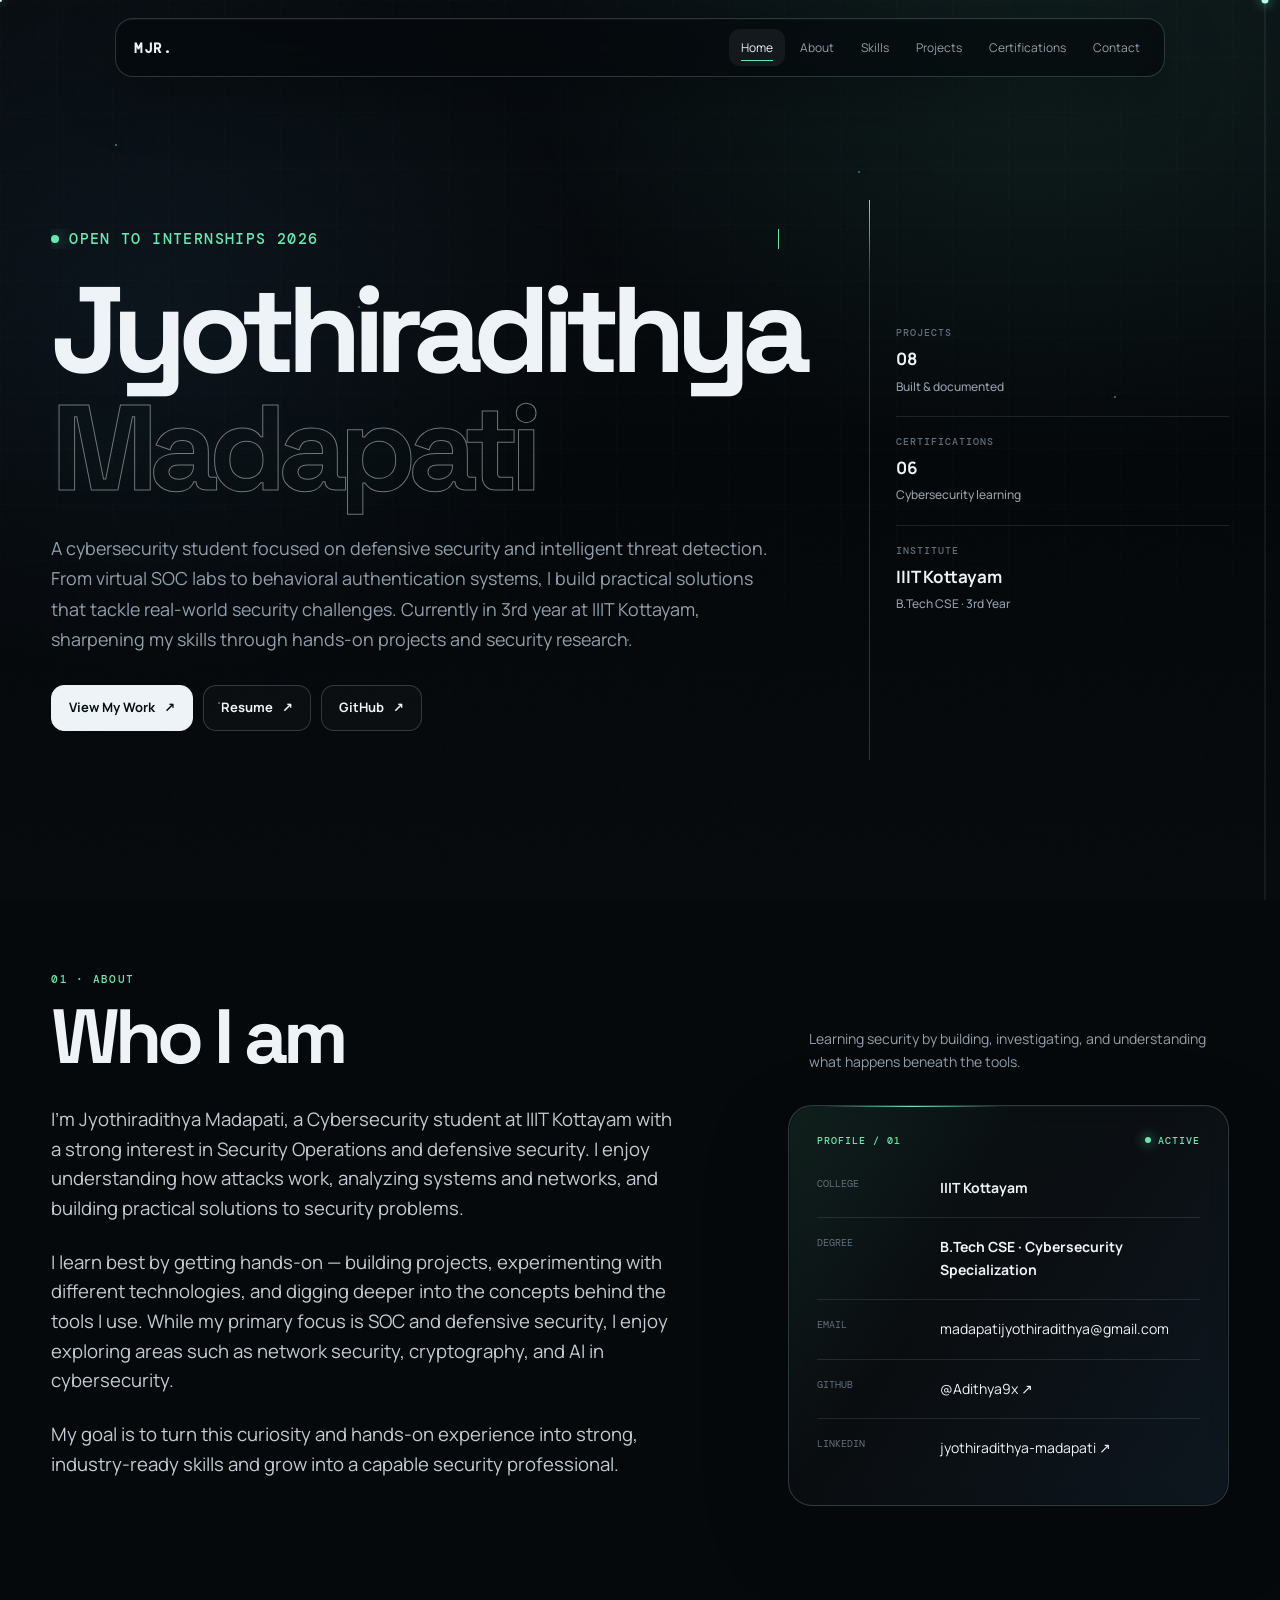
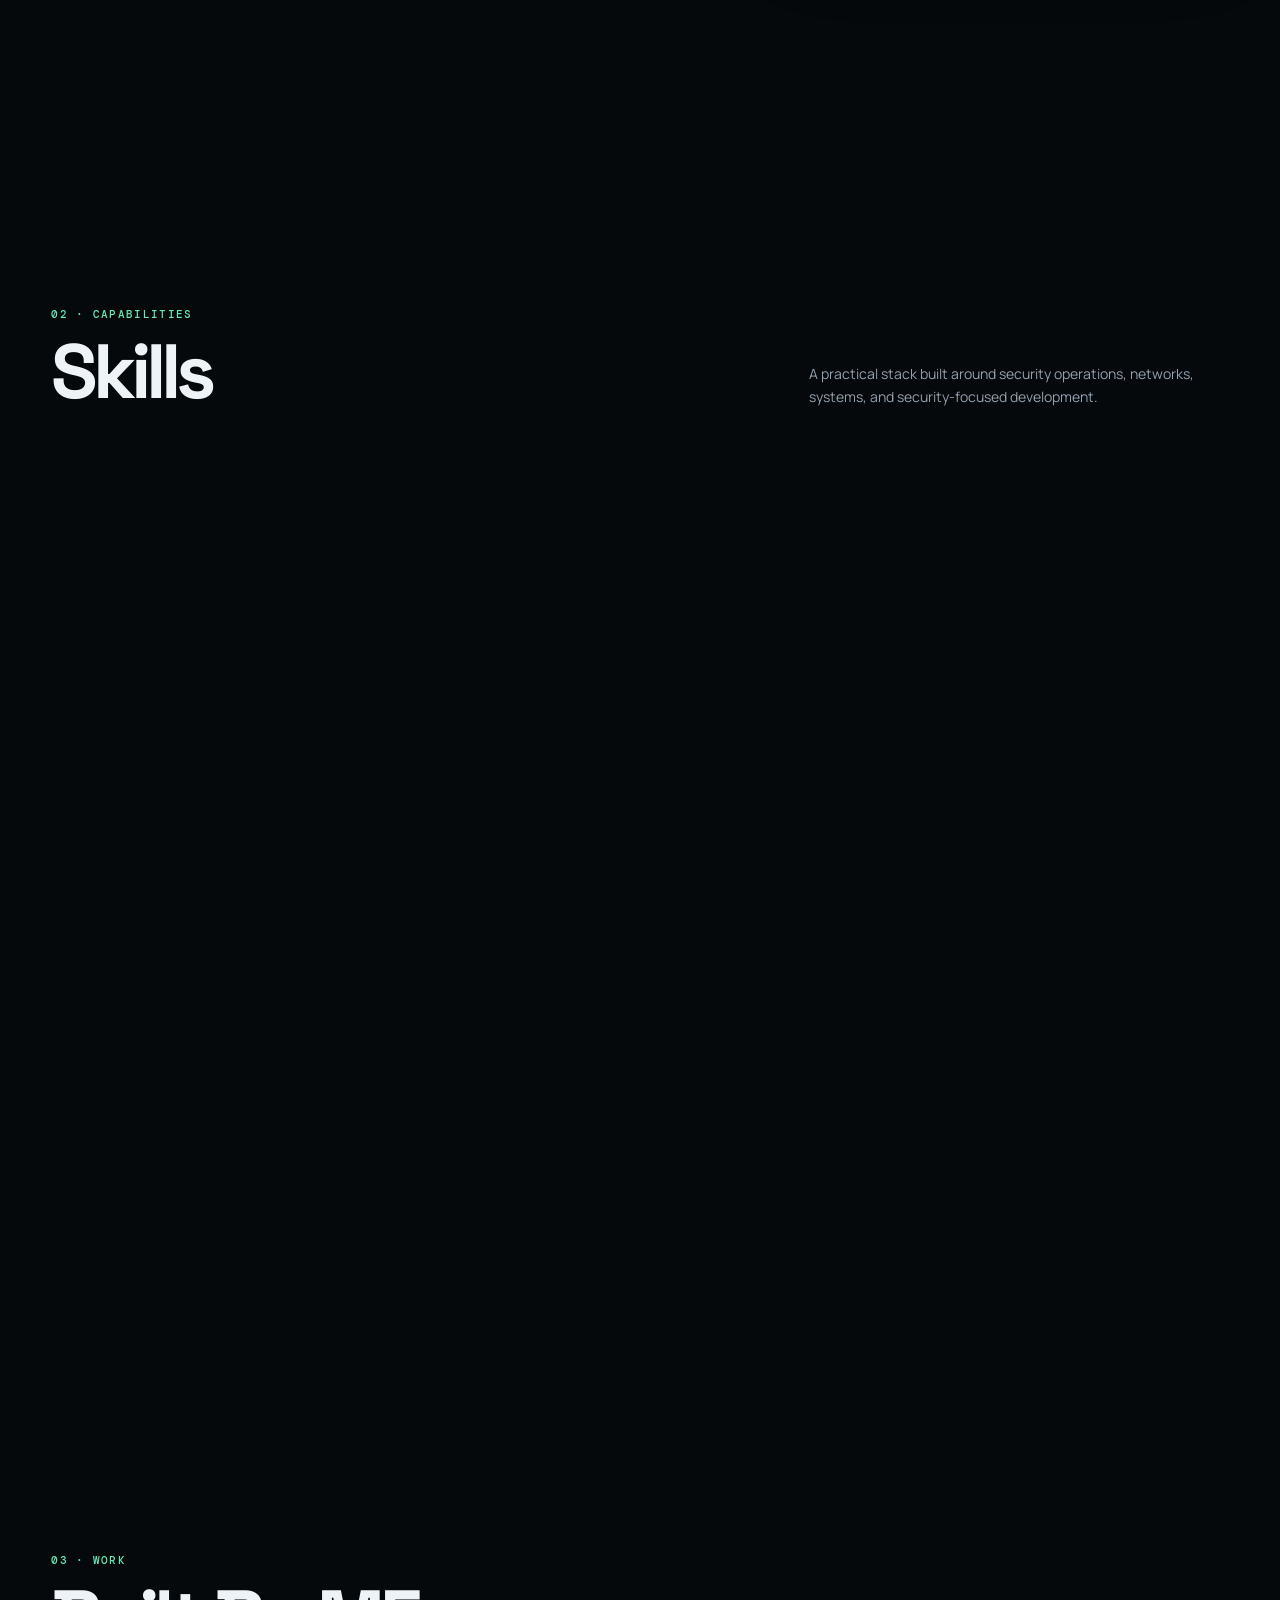
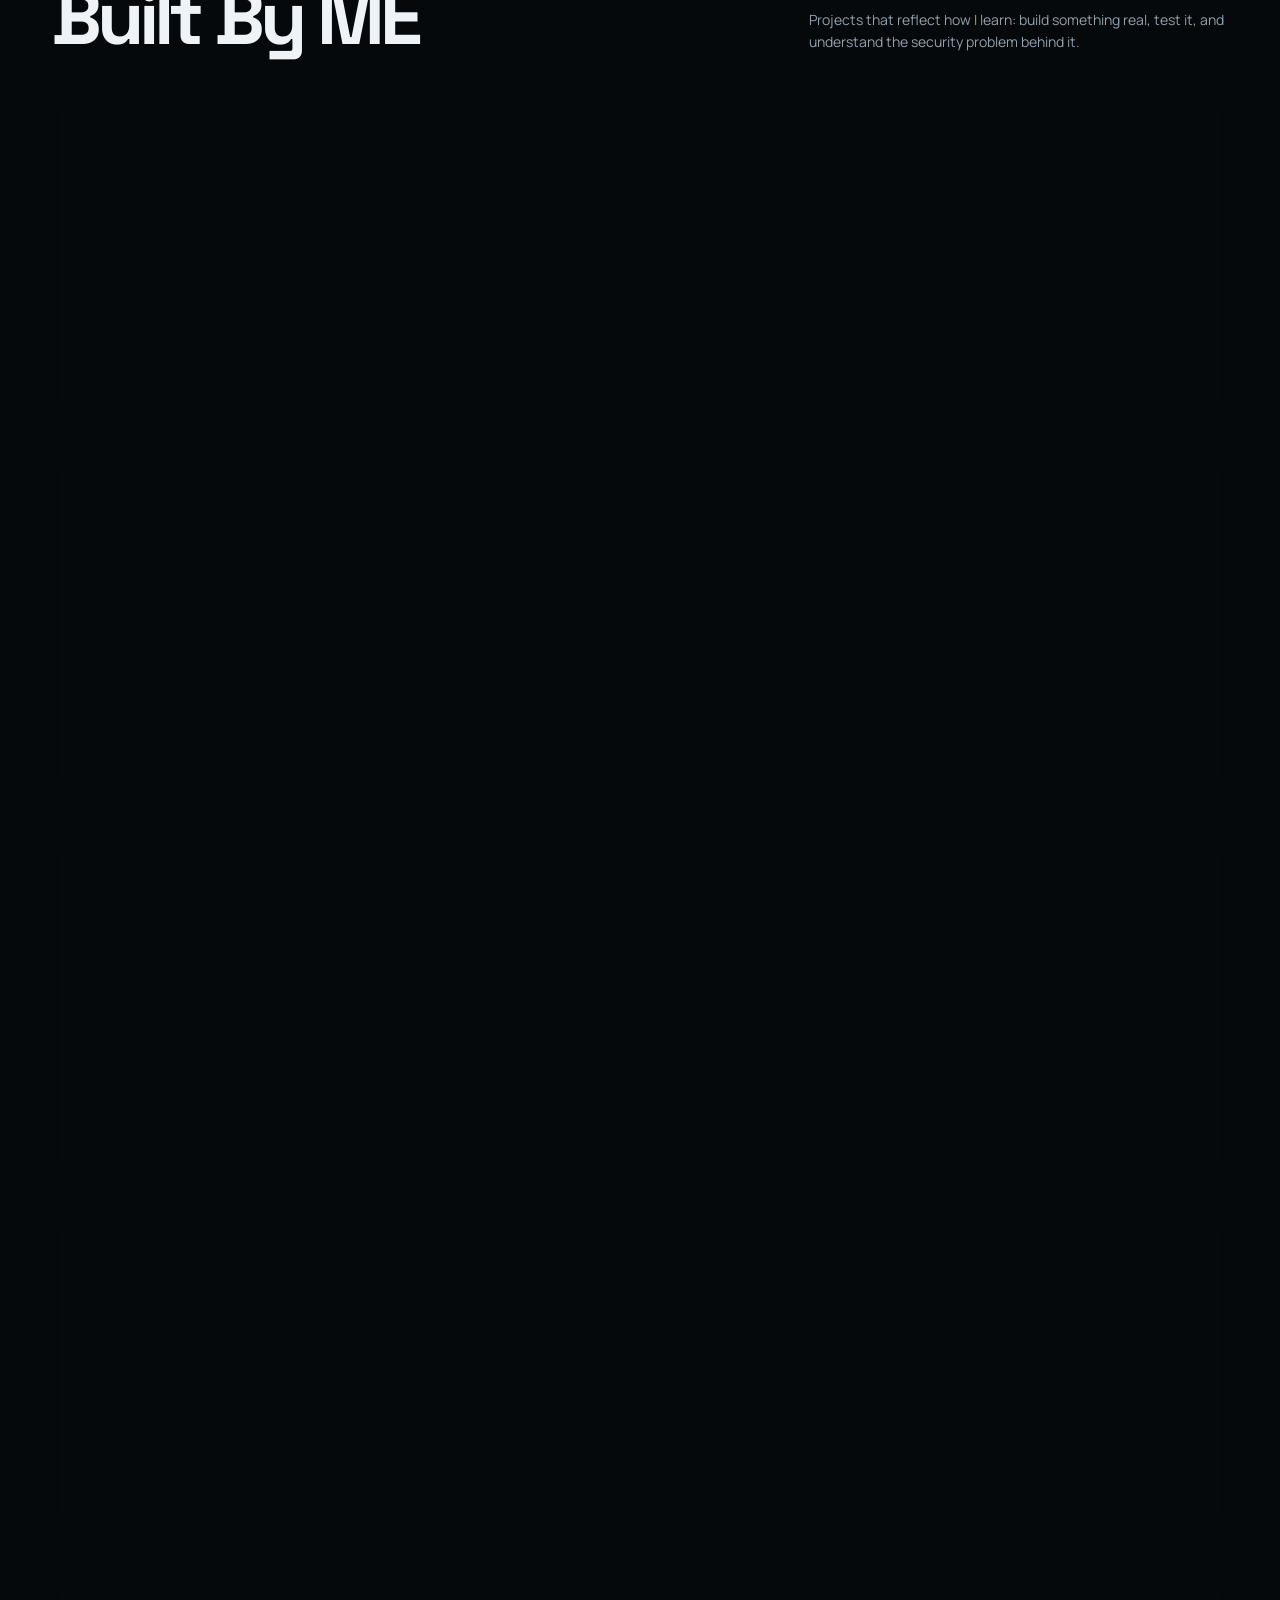
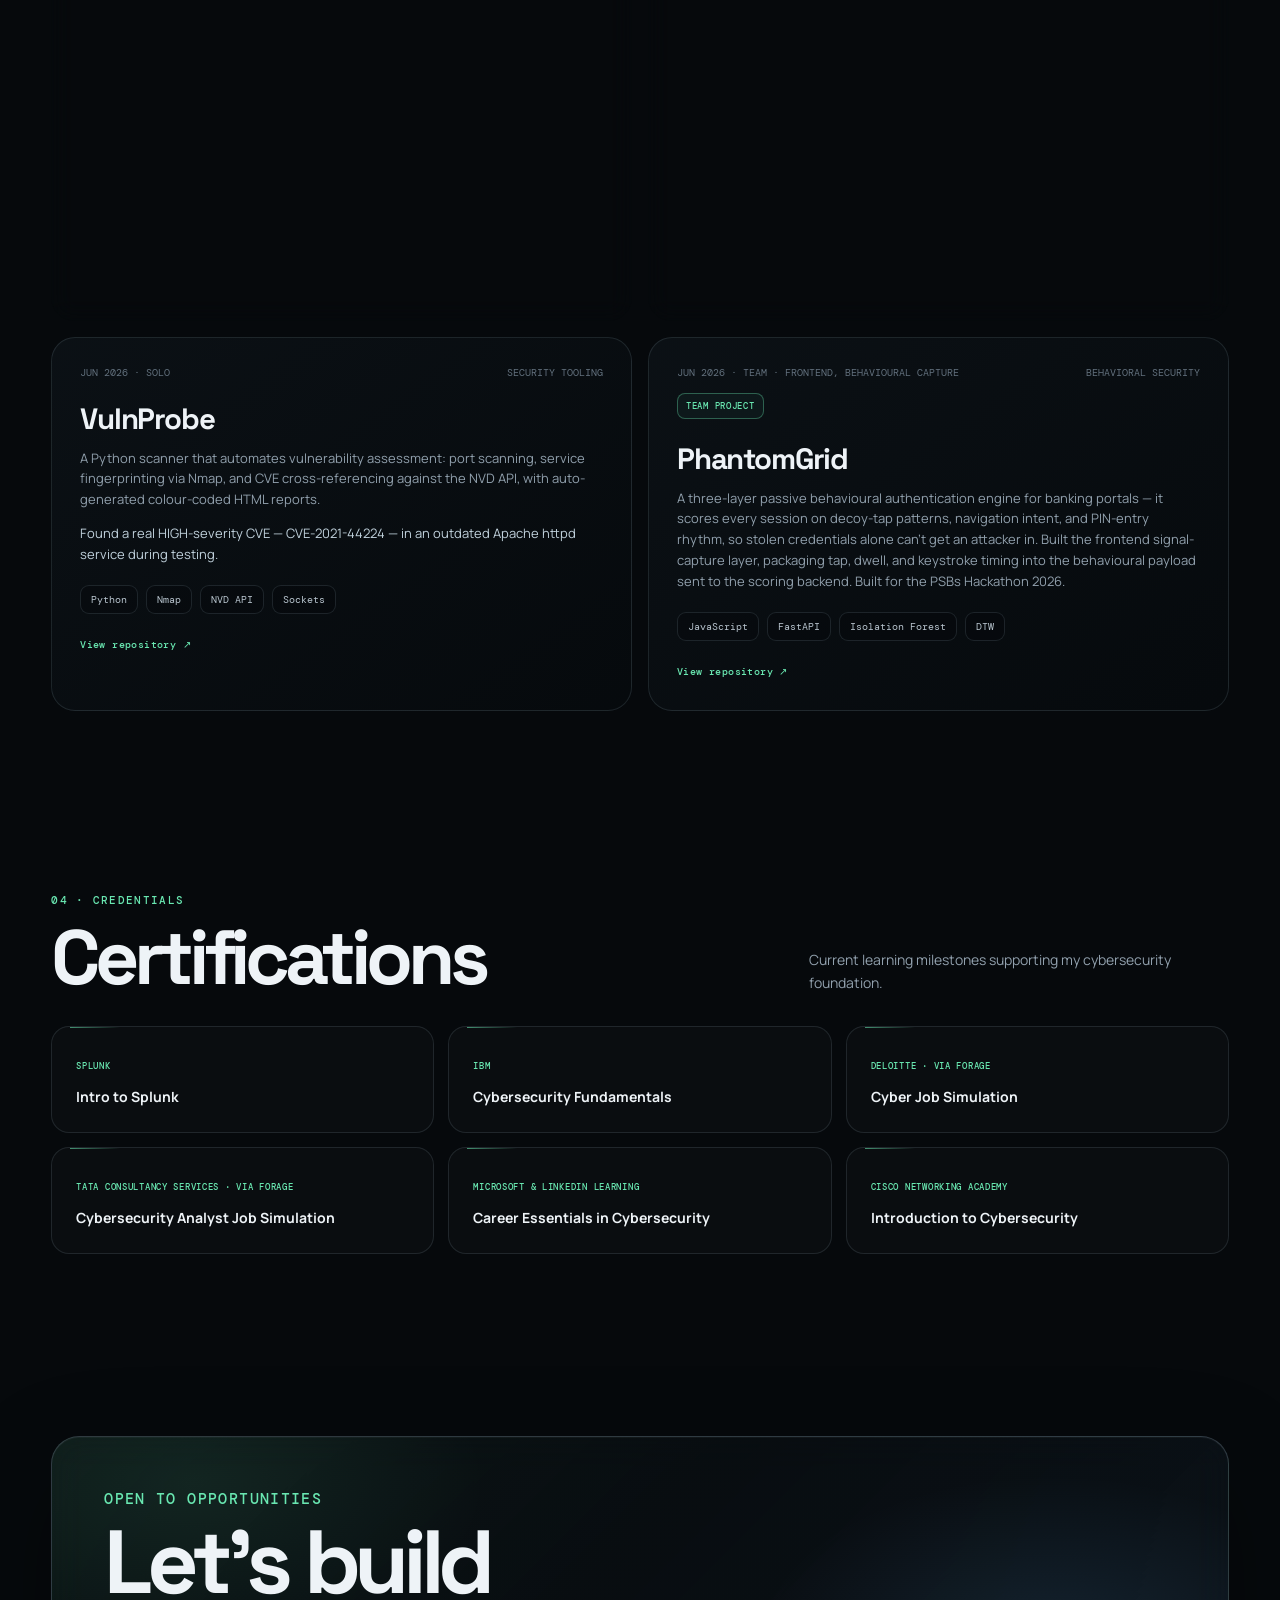
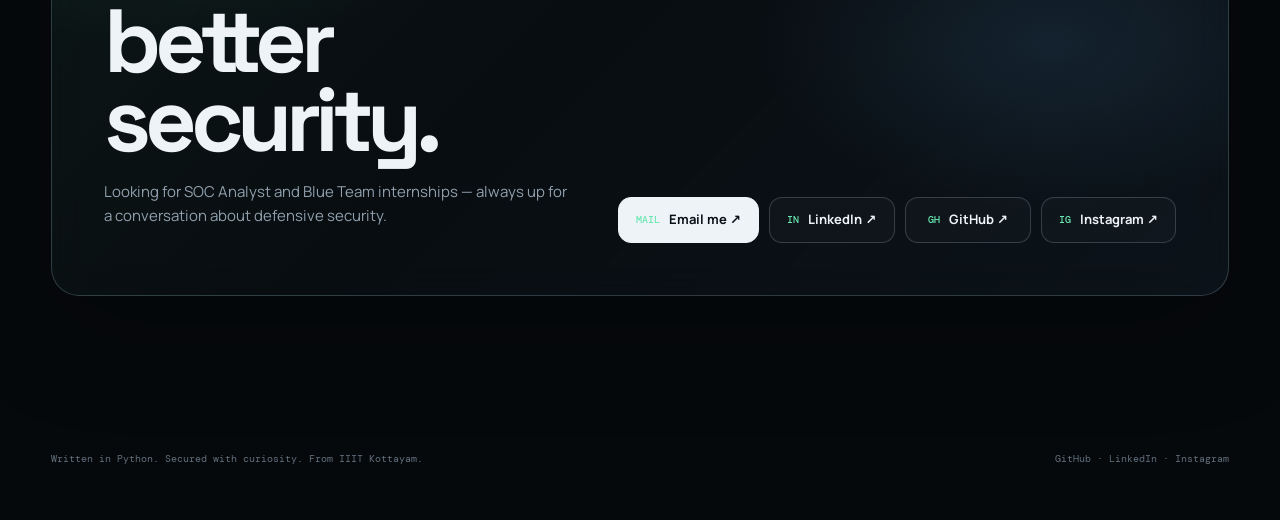
<file: index.html>
<!doctype html>
<html lang="en">
<head>
<meta charset="utf-8">
<meta name="viewport" content="width=device-width,initial-scale=1">
<meta name="theme-color" content="#06090c">
<meta name="description" content="Jyothiradithya Madapati — Cybersecurity Undergraduate at IIIT Kottayam, focused on SOC and defensive security.">
<title>Jyothiradithya Madapati — Cybersecurity Undergraduate</title>
<link rel="preconnect" href="https://fonts.googleapis.com"><link rel="preconnect" href="https://fonts.gstatic.com" crossorigin>
<link href="https://fonts.googleapis.com/css2?family=DM+Mono:wght@400;500&family=Manrope:wght@400;500;600;700;800&family=Space+Grotesk:wght@500;600;700&display=swap" rel="stylesheet">
<style>
:root{--bg:#06090c;--surface:rgba(14,20,25,.58);--surface2:rgba(18,25,31,.72);--text:#eef3f7;--muted:#91a0ad;--dim:#62707d;--line:rgba(180,210,225,.13);--line2:rgba(180,210,225,.22);--green:#69e7b1;--blue:#69b9ff;--hot:#b8ffea;--max:1440px;--gutter:clamp(22px,4vw,72px);--ease:cubic-bezier(.2,.8,.2,1)}
*{box-sizing:border-box}html{scroll-behavior:smooth;scrollbar-width:none;-ms-overflow-style:none}html::-webkit-scrollbar{display:none}body{margin:0;background:var(--bg);color:var(--text);font-family:Manrope,system-ui,sans-serif;line-height:1.6;overflow-x:hidden;cursor:none}a{color:inherit;text-decoration:none}button,a{cursor:none}
body:before{content:"";position:fixed;inset:0;z-index:-5;background:radial-gradient(800px 600px at 82% 8%,rgba(105,231,177,.08),transparent 65%),radial-gradient(700px 560px at 12% 35%,rgba(105,185,255,.065),transparent 65%),linear-gradient(180deg,#080d11 0%,#05080b 52%,#070b0e 100%)}
.grid{position:fixed;inset:0;z-index:-4;pointer-events:none;opacity:.44;background-image:linear-gradient(rgba(165,200,215,.045) 1px,transparent 1px),linear-gradient(90deg,rgba(165,200,215,.045) 1px,transparent 1px);background-size:56px 56px;mask-image:linear-gradient(to bottom,black 0%,black 55%,transparent 100%);transform:translateY(calc(var(--scroll,0px)*-.035))}
.telemetry{position:fixed;inset:0;z-index:-3;pointer-events:none;overflow:hidden}.telemetry i{position:absolute;width:2px;height:2px;border-radius:50%;background:var(--green);box-shadow:0 0 12px rgba(105,231,177,.7);opacity:.55}.telemetry i:nth-child(1){left:9%;top:16%}.telemetry i:nth-child(2){left:28%;top:34%;background:var(--blue)}.telemetry i:nth-child(3){left:67%;top:19%;background:var(--blue)}.telemetry i:nth-child(4){left:87%;top:44%}.telemetry i:nth-child(5){left:49%;top:71%;background:var(--blue)}.telemetry i:nth-child(6){left:17%;top:78%}.trace{position:absolute;height:1px;background:linear-gradient(90deg,transparent,var(--green),transparent);opacity:.22;animation:trace 7s linear infinite}.trace.t1{width:24%;top:23%;left:-24%}.trace.t2{width:18%;top:62%;left:-18%;animation-delay:2.2s;background:linear-gradient(90deg,transparent,var(--blue),transparent)}@keyframes trace{to{transform:translateX(560vw)}}
.noise{position:fixed;inset:0;z-index:50;pointer-events:none;opacity:.025;background-image:url("data:image/svg+xml,%3Csvg viewBox='0 0 160 160' xmlns='http://www.w3.org/2000/svg'%3E%3Cfilter id='n'%3E%3CfeTurbulence type='fractalNoise' baseFrequency='.85' numOctaves='3' stitchTiles='stitch'/%3E%3C/filter%3E%3Crect width='100%25' height='100%25' filter='url(%23n)' opacity='.35'/%3E%3C/svg%3E")}
.cursor-dot,.cursor-ring{position:fixed;left:0;top:0;pointer-events:none;z-index:1000}.cursor-dot{width:4px;height:4px;border-radius:50%;background:#f5fffb;box-shadow:0 0 8px rgba(105,231,177,.75);transform:translate(-50%,-50%)}.cursor-ring{width:24px;height:24px;border:1px solid rgba(105,231,177,.48);border-radius:50%;transform:translate(-50%,-50%);transition:width .25s var(--ease),height .25s var(--ease),border-color .25s,background .25s,box-shadow .25s}.cursor-ring:before{content:"";position:absolute;inset:5px;border:1px solid rgba(105,185,255,.28);border-radius:50%;border-left-color:rgba(105,231,177,.75);animation:cursorOrbit 4s linear infinite}.cursor-ring:after{content:"";position:absolute;left:50%;top:50%;width:3px;height:3px;border-radius:50%;border:1px solid rgba(184,255,234,.55);transform:translate(-50%,-50%)}@keyframes cursorOrbit{to{transform:rotate(360deg)}}.cursor-ring.hover{width:32px;height:32px;border-color:rgba(184,255,234,.72);background:rgba(105,231,177,.025);box-shadow:0 0 14px rgba(105,231,177,.07)}.cursor-ring.card{width:38px;height:38px;border-color:rgba(105,185,255,.58)}.cursor-ring.click{width:18px;height:18px}.scroll-progress{position:fixed;right:14px;top:0;bottom:0;width:2px;background:rgba(180,210,225,.08);z-index:85;pointer-events:none}.scroll-progress .scroll-fill{position:absolute;top:0;left:0;width:100%;height:var(--progress,0%);background:linear-gradient(to bottom,var(--green),var(--blue));box-shadow:0 0 10px rgba(105,231,177,.45);transform-origin:top}.scroll-progress .scroll-cap{position:absolute;left:50%;top:clamp(0px,var(--progress,0%),100%);width:7px;height:7px;border-radius:50%;background:var(--hot);box-shadow:0 0 12px var(--green);transform:translate(-50%,-50%)}
.shell{width:min(var(--max),calc(100% - 2*var(--gutter)));margin:auto}.topbar{position:fixed;top:18px;left:50%;transform:translateX(-50%);z-index:90;width:min(1050px,calc(100% - 2*var(--gutter)));display:flex;align-items:center;justify-content:space-between;padding:10px 12px 10px 18px;border:1px solid var(--line2);border-radius:18px;background:rgba(5,9,12,.66);backdrop-filter:blur(18px) saturate(130%);box-shadow:0 20px 60px rgba(0,0,0,.28),inset 0 1px 0 rgba(255,255,255,.035);overflow:hidden}.topbar:after{content:"";position:absolute;top:0;left:-20%;width:22%;height:1px;background:linear-gradient(90deg,transparent,var(--green),transparent);animation:barSweep 6s linear infinite}.brand{font:600 14px 'DM Mono',monospace;letter-spacing:.12em}.nav{display:flex;gap:3px}.nav a{position:relative;padding:9px 12px;border-radius:11px;color:var(--muted);font-size:12px;transition:.35s var(--ease)}.nav a:after{content:"";position:absolute;left:12px;right:12px;bottom:5px;height:1px;background:var(--green);transform:scaleX(0);transform-origin:left;transition:.35s var(--ease)}.nav a:hover,.nav a.active{color:var(--text);background:rgba(255,255,255,.055)}.nav a.active:after{transform:scaleX(1)}@keyframes barSweep{to{transform:translateX(620%)}}
section{scroll-margin-top:110px;position:relative}.home{min-height:100svh;display:grid;align-items:center;padding:150px 0 90px}.home-grid{display:grid;grid-template-columns:minmax(0,1fr) minmax(260px,360px);gap:7vw;align-items:center}.eyebrow{display:flex;align-items:center;gap:10px;color:var(--green);font:500 clamp(13px,1.2vw,16px) 'DM Mono',monospace;letter-spacing:.09em;text-transform:uppercase}.status-dot{flex:0 0 8px;width:8px;height:8px;border-radius:50%;background:var(--green);box-shadow:0 0 20px var(--green);animation:pulse 1.8s ease-in-out infinite;transform-origin:center;position:relative;z-index:2}.eyebrow{overflow:visible}.eyebrow.type-in{overflow:hidden}@keyframes pulse{50%{transform:scale(1.4);opacity:.55}}
.name{font-family:'Space Grotesk',Manrope,sans-serif;font-size:clamp(66px,9.5vw,154px);line-height:.94;letter-spacing:-.075em;margin:24px 0 28px;max-width:980px;overflow:visible}.name .solid,.name .outline{display:block;white-space:nowrap;opacity:0;visibility:hidden}.name .outline{margin-top:.025em;color:transparent;-webkit-text-stroke:1px rgba(238,243,247,.45);text-shadow:0 0 30px rgba(105,231,177,.035)}.hero-copy{max-width:760px;color:var(--muted);font-size:clamp(16px,1.4vw,20px);line-height:1.7}.actions{display:flex;gap:10px;flex-wrap:wrap;margin-top:30px}.btn{position:relative;display:inline-flex;align-items:center;gap:9px;min-height:46px;padding:0 17px;border:1px solid var(--line2);border-radius:13px;background:rgba(255,255,255,.025);overflow:hidden;font-size:13px;font-weight:700;transition:transform .35s var(--ease),border-color .35s,background .35s,box-shadow .35s}.btn:before{content:"";position:absolute;inset:0;background:linear-gradient(100deg,transparent 25%,rgba(255,255,255,.25),transparent 75%);transform:translateX(-130%);transition:transform .65s var(--ease)}.btn:hover{transform:translateY(-4px);border-color:rgba(105,231,177,.55);box-shadow:0 14px 40px rgba(0,0,0,.3),0 0 24px rgba(105,231,177,.06)}.btn:hover:before{transform:translateX(130%)}.btn.primary{background:var(--text);color:#071015;border-color:var(--text)}.btn.primary:hover{background:var(--hot);border-color:var(--hot)}
.side-telemetry{position:relative;padding-left:26px;align-self:stretch;min-height:560px;display:flex;flex-direction:column;justify-content:center;border-left:1px solid var(--line2)}.side-telemetry:before{content:"";position:absolute;left:-1px;top:0;width:1px;height:74px;background:linear-gradient(var(--green),transparent);animation:scanDown 4s ease-in-out infinite}@keyframes scanDown{50%{top:calc(100% - 74px)}}.metric{padding:18px 0;border-bottom:1px solid var(--line)}.metric:first-child{padding-top:0}.metric:last-child{border-bottom:0}.metric small{display:block;color:var(--dim);font:500 10px 'DM Mono',monospace;text-transform:uppercase;letter-spacing:.1em}.metric strong{display:block;margin-top:6px;font-size:17px}.metric .tiny{color:var(--muted);font-size:12px;font-weight:500}.home-bottom{margin-top:74px;display:grid;grid-template-columns:repeat(4,1fr);border-top:1px solid var(--line);border-bottom:1px solid var(--line)}.home-bottom .hstat{padding:20px 24px 20px 0;border-right:1px solid var(--line)}.hstat:last-child{border:0}.hstat b{font:600 21px 'DM Mono',monospace}.hstat small{display:block;color:var(--dim);font:400 9px 'DM Mono',monospace;text-transform:uppercase;letter-spacing:.08em;margin-top:5px}
section.block{padding:72px 0 110px}.section-head{display:grid;grid-template-columns:1fr minmax(280px,420px);gap:40px;align-items:end;margin-bottom:32px}.section-kicker{color:var(--green);font:500 11px 'DM Mono',monospace;letter-spacing:.12em;text-transform:uppercase;margin-bottom:14px}.section-title{font-family:'Space Grotesk',sans-serif;font-size:clamp(44px,6vw,84px);line-height:.95;letter-spacing:-.065em;margin:0}.section-desc{color:var(--muted);font-size:14px;margin:0}.about-wrap{display:grid;grid-template-columns:minmax(0,1.18fr) minmax(300px,.82fr);gap:8vw;min-height:620px;align-items:start}.about-copy{font-size:clamp(16px,1.45vw,20px);color:#c2cbd3;max-width:820px}.about-copy p{margin:0 0 24px}.identity{position:relative;padding:28px;border:1px solid var(--line2);border-radius:24px;background:linear-gradient(135deg,rgba(105,231,177,.055),rgba(255,255,255,.018) 45%,rgba(105,185,255,.045));backdrop-filter:blur(12px);overflow:hidden;box-shadow:0 30px 90px rgba(0,0,0,.2),inset 0 1px 0 rgba(255,255,255,.035)}.identity:before{content:"";position:absolute;top:0;left:8%;width:40%;height:1px;background:linear-gradient(90deg,transparent,var(--green),transparent);animation:cardScan 5s linear infinite}.identity:after{content:"";position:absolute;inset:1px;border-radius:23px;background:linear-gradient(120deg,rgba(105,231,177,.05),transparent 35%,rgba(105,185,255,.04));pointer-events:none}.id-head{position:relative;z-index:1;display:flex;justify-content:space-between;align-items:center;margin-bottom:12px}.id-head span{font:500 10px 'DM Mono',monospace;color:var(--green);letter-spacing:.1em}.id-state{display:flex;align-items:center;gap:7px;color:var(--muted);font:400 10px 'DM Mono',monospace}.id-state i{width:6px;height:6px;border-radius:50%;background:var(--green);box-shadow:0 0 12px var(--green)}.id-row{position:relative;z-index:1;display:grid;grid-template-columns:105px 1fr;gap:18px;padding:18px 0;border-bottom:1px solid var(--line)}.id-row:last-child{border:0}.id-row small{color:var(--dim);font:400 10px 'DM Mono',monospace;text-transform:uppercase}.id-row b,.id-row a{font-size:14px}.id-row a{transition:color .25s}.id-row a:hover{color:var(--green)}
.skills-grid{display:grid;grid-template-columns:repeat(2,1fr);gap:14px}.skill-card{position:relative;min-height:175px;padding:26px;border:1px solid var(--line);border-radius:22px;background:linear-gradient(145deg,rgba(255,255,255,.035),rgba(255,255,255,.012));backdrop-filter:blur(10px);overflow:hidden;transition:transform .5s var(--ease),border-color .4s,box-shadow .5s}.skill-card:before{content:"";position:absolute;inset:0;background:radial-gradient(260px 160px at var(--mx,50%) var(--my,0%),rgba(105,231,177,.11),transparent 70%);opacity:0;transition:.5s}.skill-card:after{content:"";position:absolute;top:0;left:-40%;width:34%;height:1px;background:linear-gradient(90deg,transparent,var(--green),transparent);opacity:0}.skill-card:hover{transform:translateY(-7px);border-color:rgba(105,231,177,.36);box-shadow:0 25px 65px rgba(0,0,0,.24)}.skill-card:hover:before{opacity:1}.skill-card:hover:after{opacity:1;animation:sweep 1.25s var(--ease)}@keyframes sweep{to{transform:translateX(410%)}}.skill-title{position:relative;z-index:1;font:600 12px 'DM Mono',monospace;letter-spacing:.07em;margin:0 0 18px}.tags{position:relative;z-index:1;display:flex;flex-wrap:wrap;gap:8px}.tag{position:relative;padding:7px 10px;border:1px solid var(--line);border-radius:9px;background:rgba(5,9,12,.32);color:#b9c5cf;font:400 10px 'DM Mono',monospace;overflow:hidden;transition:transform .3s var(--ease),color .3s,border-color .3s,background .3s}.tag:before{content:"";position:absolute;left:-110%;top:0;width:70%;height:100%;background:linear-gradient(100deg,transparent,rgba(184,255,234,.14),transparent);transition:left .45s}.tag:hover{transform:translateY(-3px);color:var(--hot);border-color:rgba(105,231,177,.5);background:rgba(105,231,177,.05)}.tag:hover:before{left:130%}
.projects{display:grid;grid-template-columns:repeat(2,1fr);gap:16px}.project{position:relative;min-height:360px;padding:28px;border:1px solid var(--line);border-radius:24px;background:linear-gradient(145deg,rgba(14,20,25,.72),rgba(7,11,14,.7));backdrop-filter:blur(12px);overflow:hidden;transition:transform .55s var(--ease),border-color .45s,box-shadow .55s}.project:before{content:"";position:absolute;inset:0;background:radial-gradient(360px 240px at var(--mx,50%) var(--my,0%),rgba(105,185,255,.1),transparent 70%);opacity:0;transition:.5s}.project:after{content:"";position:absolute;top:0;left:-45%;width:35%;height:1px;background:linear-gradient(90deg,transparent,var(--blue),transparent);opacity:0}.project:hover{transform:translateY(-8px);border-color:rgba(105,185,255,.35);box-shadow:0 30px 80px rgba(0,0,0,.3)}.project:hover:before{opacity:1}.project:hover:after{opacity:1;animation:sweep 1.5s var(--ease)}.project>*{position:relative;z-index:1}.project.featured{grid-column:span 2;min-height:330px;background:linear-gradient(120deg,rgba(105,231,177,.08),rgba(11,17,21,.78) 40%,rgba(105,185,255,.065));border-color:rgba(105,231,177,.28);display:grid;grid-template-columns:1.4fr .6fr;gap:40px;align-items:end}.project.featured:after{background:linear-gradient(90deg,transparent,var(--green),var(--blue),transparent);animation:featureScan 6s linear infinite;opacity:.65}@keyframes featureScan{to{transform:translateX(410%)}}.project.featured .project-main{align-self:end}.project.featured .project-side{align-self:stretch;border-left:1px solid var(--line);padding-left:28px;display:flex;flex-direction:column;justify-content:center}.project-side .signal{font:500 10px 'DM Mono',monospace;color:var(--green);text-transform:uppercase;letter-spacing:.12em;margin-bottom:14px}.project-side .signal-line{height:1px;background:var(--line);position:relative;overflow:hidden}.project-side .signal-line:after{content:"";position:absolute;left:-20%;width:20%;height:100%;background:var(--green);animation:telemetry 2.8s linear infinite}.project-meta{display:flex;justify-content:space-between;gap:20px;color:var(--dim);font:400 10px 'DM Mono',monospace;text-transform:uppercase}.project-title{font-family:'Space Grotesk',sans-serif;font-size:clamp(24px,2.3vw,36px);letter-spacing:-.04em;line-height:1.05;margin:25px 0 12px}.project.featured .project-title{font-size:clamp(30px,3vw,48px)}.project-desc{color:var(--muted);font-size:13px;max-width:700px}.project .tags{margin-top:20px}.project-link{display:inline-flex;margin-top:24px;color:var(--green);font:500 10px 'DM Mono',monospace;letter-spacing:.04em}.badge-row{display:flex;gap:8px;flex-wrap:wrap;margin-top:14px}.badge{padding:6px 8px;border-radius:8px;font:500 9px 'DM Mono',monospace;text-transform:uppercase;letter-spacing:.08em;border:1px solid rgba(105,231,177,.35);color:var(--green);background:rgba(105,231,177,.045)}.badge.status{color:var(--blue);border-color:rgba(105,185,255,.35);background:rgba(105,185,255,.045)}@keyframes telemetry{to{transform:translateX(620%)}}
.certs{display:grid;grid-template-columns:repeat(3,1fr);gap:14px}.cert{position:relative;padding:24px;border:1px solid var(--line);border-radius:18px;background:rgba(255,255,255,.018);transition:transform .45s var(--ease),border-color .4s,background .4s}.cert:before{content:"";position:absolute;top:0;left:18px;width:50px;height:1px;background:linear-gradient(90deg,var(--green),transparent);opacity:.6}.cert:hover{transform:translateY(-5px);border-color:rgba(105,231,177,.28);background:rgba(105,231,177,.025)}.cert small{font:500 9px 'DM Mono',monospace;color:var(--green);text-transform:uppercase;letter-spacing:.08em}.cert b{display:block;margin-top:9px;font-size:14px}.cert-note{color:var(--muted);font-size:13px;margin:0 0 24px;max-width:640px}
.contact{position:relative;min-height:410px;padding:52px;border:1px solid var(--line2);border-radius:28px;background:linear-gradient(135deg,rgba(105,231,177,.065),rgba(10,16,20,.62) 42%,rgba(105,185,255,.06));backdrop-filter:blur(18px);overflow:hidden;box-shadow:0 35px 100px rgba(0,0,0,.3),inset 0 1px 0 rgba(255,255,255,.04)}.contact:before{content:"";position:absolute;inset:0;background:radial-gradient(420px 240px at 85% 45%,rgba(105,185,255,.11),transparent 70%),radial-gradient(420px 240px at 12% 10%,rgba(105,231,177,.08),transparent 70%);pointer-events:none}.contact:after{content:"";position:absolute;left:-25%;top:0;width:22%;height:1px;background:linear-gradient(90deg,transparent,var(--hot),transparent);animation:contactSweep 5s linear infinite}.contact-inner{position:relative;z-index:1;display:grid;grid-template-columns:1fr auto;gap:50px;align-items:end;height:100%}.contact-title{font-family:'Space Grotesk',sans-serif;font-size:clamp(48px,7vw,100px);line-height:.88;letter-spacing:-.07em;margin:14px 0 20px;max-width:900px}.contact-copy{color:var(--muted);max-width:620px;font-size:15px}.contact-links{display:flex;flex-wrap:wrap;gap:10px;justify-content:flex-end}.social{min-width:126px;justify-content:center}.social .ico{font:500 10px 'DM Mono',monospace;color:var(--green)}@keyframes contactSweep{to{transform:translateX(620%)}}
footer{padding:46px 0 55px;display:flex;justify-content:space-between;gap:20px;color:var(--dim);font:400 10px 'DM Mono',monospace}footer a:hover{color:var(--green)}
.reveal{opacity:0;transform:translateY(34px);transition:opacity .8s var(--ease),transform .8s var(--ease)}.reveal.in{opacity:1;transform:none}.stagger>*{opacity:0;transform:translateY(24px);transition:opacity .65s var(--ease),transform .65s var(--ease)}.stagger.in>*{opacity:1;transform:none}.stagger.in>*:nth-child(2){transition-delay:.06s}.stagger.in>*:nth-child(3){transition-delay:.12s}.stagger.in>*:nth-child(4){transition-delay:.18s}.stagger.in>*:nth-child(5){transition-delay:.24s}.stagger.in>*:nth-child(6){transition-delay:.3s}.type-in{overflow:hidden;white-space:nowrap;border-right:1px solid var(--green);width:max-content;max-width:100%;animation:typing 1.2s steps(30,end) .3s both,blink .8s step-end infinite}.home-ready .type-in{animation:typing 1.2s steps(30,end) .3s both,blink .8s step-end 2}.home-ready .name .solid,.home-ready .name .outline{visibility:visible}.home-ready .name .solid{animation:nameIn .85s var(--ease) .15s both}.home-ready .name .outline{animation:nameIn .9s var(--ease) .28s both}@keyframes typing{from{width:0}to{width:100%}}@keyframes blink{50%{border-color:transparent}}@keyframes nameIn{from{opacity:0;transform:translateX(-34px);filter:blur(8px)}to{opacity:1;transform:none;filter:none}}
.scan-line{position:absolute;left:0;right:0;height:1px;top:0;background:linear-gradient(90deg,transparent,var(--green),transparent);opacity:.0;pointer-events:none}.hover-scan:hover .scan-line{opacity:.75;animation:scanAcross 1.2s var(--ease)}@keyframes scanAcross{from{transform:translateY(0)}to{transform:translateY(220px)}}
.menu-toggle{display:none;background:transparent;color:var(--text);border:1px solid var(--line);border-radius:10px;padding:8px 10px;font:500 11px 'DM Mono',monospace}@media(max-width:1000px){.home-grid,.about-wrap{grid-template-columns:1fr}.side-telemetry{display:grid;grid-template-columns:repeat(3,1fr);gap:20px;border-left:0;border-top:1px solid var(--line2);padding:24px 0 0}.side-telemetry:before{left:0;top:-1px;width:70px;height:1px;animation:none}.metric{border-bottom:0;padding:0}.project.featured{grid-template-columns:1fr}.project.featured .project-side{border-left:0;border-top:1px solid var(--line);padding:20px 0 0}.home-bottom{grid-template-columns:repeat(2,1fr)}.home-bottom .hstat:nth-child(2){border-right:0}.home-bottom .hstat:nth-child(3){border-top:1px solid var(--line)}.certs{grid-template-columns:repeat(2,1fr)}}
@media(max-width:700px){body{cursor:auto}.cursor-dot,.cursor-ring{display:none}.nav{display:none;position:absolute;top:calc(100% + 8px);left:0;right:0;padding:8px;border:1px solid var(--line2);border-radius:14px;background:rgba(5,9,12,.94);backdrop-filter:blur(18px);flex-direction:column}.nav.open{display:flex}.nav a{padding:10px 12px}.menu-toggle{display:inline-flex}.topbar{width:calc(100% - 24px)}.home{padding-top:125px}.name{font-size:clamp(48px,15vw,88px);line-height:.92;letter-spacing:-.065em}.name .outline{margin-top:.04em}.side-telemetry{min-height:0;align-self:auto;padding-left:0}.section-head{grid-template-columns:1fr;gap:18px}.skills-grid,.projects{grid-template-columns:1fr}.project.featured{grid-column:span 1}.project.featured .project-title{font-size:clamp(28px,9vw,42px)}.project-meta{flex-wrap:wrap}.id-row{grid-template-columns:90px 1fr;gap:12px}.certs{grid-template-columns:1fr}.contact{padding:30px;min-height:480px}.contact-inner{grid-template-columns:1fr;align-content:center}.contact-links{justify-content:flex-start}.social{min-width:0}.side-telemetry{grid-template-columns:1fr 1fr}.shell{width:min(var(--max),calc(100% - 28px))}section.block{padding:70px 0 90px}.section-head{margin-bottom:24px}.about-wrap{min-height:auto;gap:34px}.about-copy{font-size:16px}footer{display:block}.footer-links{margin-top:12px}}
@media(prefers-reduced-motion:reduce){html{scroll-behavior:auto}.trace,.cursor-ring:after,.scroll-progress .scroll-fill,.status-dot,.topbar:after,.side-telemetry:before,.project.featured:after,.contact:after,.identity:before,.type-in,.home-ready .name .solid,.home-ready .name .outline{animation:none!important}.reveal,.stagger>*{opacity:1!important;transform:none!important;transition:none!important}.btn,.skill-card,.project,.cert{transition:none!important}}
</style>
</head>
<body>
<div class="grid"></div><div class="telemetry"><i></i><i></i><i></i><i></i><i></i><i></i><span class="trace t1"></span><span class="trace t2"></span></div><div class="noise"></div>
<div class="cursor-dot"></div><div class="cursor-ring cursor-cross"></div><div class="scroll-progress" aria-hidden="true"><span class="scroll-fill"></span><span class="scroll-cap"></span></div>
<header class="topbar"><a class="brand" href="#home">MJR.</a><button class="menu-toggle" type="button" aria-label="Open navigation" aria-expanded="false">MENU</button><nav class="nav"><a href="#home">Home</a><a href="#about">About</a><a href="#skills">Skills</a><a href="#projects">Projects</a><a href="#certifications">Certifications</a><a href="#contact">Contact</a></nav></header>
<main class="shell">
<section class="home" id="home"><div class="home-grid">
<div class="reveal" data-home>
<div class="eyebrow type-in"><span class="status-dot"></span> Open To Internships 2026</div>
<h1 class="name"><span class="solid">Jyothiradithya</span><span class="outline">Madapati</span></h1>
<p class="hero-copy">A cybersecurity student focused on defensive security and intelligent threat detection. From virtual SOC labs to behavioral authentication systems, I build practical solutions that tackle real-world security challenges. Currently in 3rd year at IIIT Kottayam, sharpening my skills through hands-on projects and security research.</p>
<div class="actions"><a class="btn primary" href="#projects">View My Work <span>↗</span></a><a class="btn" href="resume.pdf">Resume <span>↗</span></a><a class="btn" href="https://github.com/Adithya9x" target="_blank" rel="noreferrer">GitHub <span>↗</span></a></div>

</div>
<aside class="side-telemetry reveal"><div class="metric"><small>Projects</small><strong>08</strong><span class="tiny">Built & documented</span></div><div class="metric"><small>Certifications</small><strong>06</strong><span class="tiny">Cybersecurity learning</span></div><div class="metric"><small>Institute</small><strong>IIIT Kottayam</strong><span class="tiny">B.Tech CSE · 3rd Year</span></div></aside>
</div></section>

<section class="block" id="about"><div class="section-head reveal"><div><div class="section-kicker">01 · About</div><h2 class="section-title">Who I am</h2></div><p class="section-desc">Learning security by building, investigating, and understanding what happens beneath the tools.</p></div>
<div class="about-wrap"><div class="about-copy reveal"><p>I'm Jyothiradithya Madapati, a Cybersecurity student at IIIT Kottayam with a strong interest in Security Operations and defensive security. I enjoy understanding how attacks work, analyzing systems and networks, and building practical solutions to security problems.</p><p>I learn best by getting hands-on — building projects, experimenting with different technologies, and digging deeper into the concepts behind the tools I use. While my primary focus is SOC and defensive security, I enjoy exploring areas such as network security, cryptography, and AI in cybersecurity.</p><p>My goal is to turn this curiosity and hands-on experience into strong, industry-ready skills and grow into a capable security professional.</p></div>
<div class="identity reveal hover-scan"><span class="scan-line"></span><div class="id-head"><span>PROFILE / 01</span><span class="id-state"><i></i> ACTIVE</span></div><div class="id-row"><small>College</small><b>IIIT Kottayam</b></div><div class="id-row"><small>Degree</small><b>B.Tech CSE · Cybersecurity Specialization</b></div><div class="id-row"><small>Email</small><a href="https://mail.google.com/mail/?view=cm&fs=1&to=madapatijyothiradithya@gmail.com">madapatijyothiradithya@gmail.com</a></div><div class="id-row"><small>GitHub</small><a href="https://github.com/Adithya9x" target="_blank">@Adithya9x ↗</a></div><div class="id-row"><small>LinkedIn</small><a href="https://www.linkedin.com/in/jyothiradithya-madapati/" target="_blank">jyothiradithya-madapati ↗</a></div></div></div></section>

<section class="block" id="skills"><div class="section-head reveal"><div><div class="section-kicker">02 · Capabilities</div><h2 class="section-title">Skills</h2></div><p class="section-desc">A practical stack built around security operations, networks, systems, and security-focused development.</p></div>
<div class="skills-grid stagger">
<div class="skill-card hover-scan"><span class="scan-line"></span><h3 class="skill-title">SECURITY CONCEPTS</h3><div class="tags"><span class="tag">Vulnerability Assessment</span><span class="tag">Threat Analysis</span><span class="tag">Cryptography</span><span class="tag">Authentication</span><span class="tag">Zero-Knowledge Proofs (ZKP)</span></div></div>
<div class="skill-card hover-scan"><span class="scan-line"></span><h3 class="skill-title">AI & SECURITY</h3><div class="tags"><span class="tag">AI for Cybersecurity</span><span class="tag">RAG Systems</span></div></div>
<div class="skill-card hover-scan"><span class="scan-line"></span><h3 class="skill-title">SECURITY OPERATIONS</h3><div class="tags"><span class="tag">SOC Fundamentals</span><span class="tag">Threat Detection</span><span class="tag">Security Monitoring</span><span class="tag">Log Analysis</span><span class="tag">Incident Response</span></div></div>
<div class="skill-card hover-scan"><span class="scan-line"></span><h3 class="skill-title">NETWORKING</h3><div class="tags"><span class="tag">Network Security</span><span class="tag">Traffic Analysis</span><span class="tag">TCP/IP</span><span class="tag">DNS</span><span class="tag">SSH</span><span class="tag">Packet Analysis</span></div></div>
<div class="skill-card hover-scan"><span class="scan-line"></span><h3 class="skill-title">SECURITY TOOLS</h3><div class="tags"><span class="tag">Wazuh</span><span class="tag">Wireshark</span><span class="tag">Nmap</span><span class="tag">Kali Linux</span><span class="tag">Cisco Packet Tracer</span><span class="tag">VirtualBox</span></div></div>
<div class="skill-card hover-scan"><span class="scan-line"></span><h3 class="skill-title">SYSTEMS</h3><div class="tags"><span class="tag">Linux</span><span class="tag">Ubuntu</span><span class="tag">Kali Linux</span><span class="tag">Virtual Machines</span><span class="tag">Windows</span></div></div>
<div class="skill-card hover-scan"><span class="scan-line"></span><h3 class="skill-title">PROGRAMMING</h3><div class="tags"><span class="tag">Python</span><span class="tag">C</span><span class="tag">SQL</span><span class="tag">HTML/CSS</span></div></div>
<div class="skill-card hover-scan"><span class="scan-line"></span><h3 class="skill-title">CURRENTLY LEARNING</h3><div class="tags"><span class="tag">SOC Level 1</span><span class="tag">Cloud Security</span></div></div>
<div class="skill-card hover-scan"><span class="scan-line"></span><h3 class="skill-title">OTHER</h3><div class="tags"><span class="tag">Problem Solving</span><span class="tag">Technical Research</span><span class="tag">Team Collaboration</span></div></div>
</div></section>

<section class="block" id="projects"><div class="section-head reveal"><div><div class="section-kicker">03 · Work</div><h2 class="section-title">Built By ME</h2></div><p class="section-desc">Projects that reflect how I learn: build something real, test it, and understand the security problem behind it.</p></div>
<div class="projects stagger">
<article class="project featured hover-scan"><span class="scan-line"></span><div class="project-main"><div class="project-meta"><span>Feb 2026 · Team · RAG pipeline owner</span><span>AI / RAG</span></div><div class="badge-row"><span class="badge">Core Build</span><span class="badge status">In Progress</span></div><h3 class="project-title">College AI — RAG Engine</h3><p class="project-desc">Owned the retrieval-augmented generation core of a college information chatbot: query understanding, embedding, FAISS-based context retrieval, filtering, prompt construction, and fallback handling, so answers come strictly from verified college data instead of a guess.</p><div class="tags"><span class="tag">Python</span><span class="tag">FAISS</span><span class="tag">Embeddings</span><span class="tag">Prompt Engineering</span></div><a class="project-link" href="https://github.com/Sparrowspidey/College-Ai" target="_blank">View repository ↗</a></div><div class="project-side"><div class="signal">Live build / retrieval layer</div><div class="signal-line"></div><p class="project-desc">A project built around grounded answers, retrieval quality, and a strict college knowledge boundary.</p></div></article>
<article class="project featured hover-scan"><span class="scan-line"></span><div class="project-main"><div class="project-meta"><span>Jul 2026 · Solo</span><span>SOC / Deception</span></div><div class="badge-row"><span class="badge">Key Build</span></div><h3 class="project-title">Sentinel — Deception-Based SOC Detection</h3><p class="project-desc">A honeytoken-based detection platform that removes false positives by design: fake AWS credentials, SSH keys, and .env files are planted so any interaction with them is a confirmed attacker action, not a probability. A Python file-monitoring engine tags each event to the relevant MITRE ATT&CK technique and fires a live Flask dashboard the moment a honeytoken is touched.</p><div class="tags"><span class="tag">Python</span><span class="tag">Watchdog/inotify</span><span class="tag">Flask</span><span class="tag">MITRE ATT&CK</span></div><a class="project-link" href="https://github.com/Adithya9x/sentinel-deception" target="_blank">View repository ↗</a></div><div class="project-side"><div class="signal">Detection / high-confidence alerting</div><div class="signal-line"></div><p class="project-desc">Validated end to end against a real simulated attacker on Kali Linux, over SSH, against an Ubuntu victim host.</p></div></article>
<article class="project featured hover-scan"><span class="scan-line"></span><div class="project-main"><div class="project-meta"><span>Sep 2026 · Solo</span><span>Threat Intelligence</span></div><div class="badge-row"><span class="badge">Key Build</span></div><h3 class="project-title">VeraSTIX</h3><p class="project-desc">An evidence-grounded malware sandbox-to-STIX pipeline that converts raw CAPEv2 reports into shareable STIX 2.1 threat intelligence. It extracts atomic evidence, maps malware behavior to MITRE ATT&amp;CK techniques, validates every claim against cited evidence, redacts victim-identifying data, and packages the validated claims into a traceable STIX bundle.</p><div class="tags"><span class="tag">Python</span><span class="tag">CAPEv2</span><span class="tag">MITRE ATT&amp;CK</span><span class="tag">STIX 2.1</span></div><a class="project-link" href="https://github.com/Adithya9x/VeraSTIX" target="_blank">View repository ↗</a></div><div class="project-side"><div class="signal">Evidence-grounded / validated CTI</div><div class="signal-line"></div><p class="project-desc">Every generated behavior claim carries evidence IDs that are mechanically checked before the final STIX package is produced.</p></div></article>
<article class="project featured hover-scan"><span class="scan-line"></span><div class="project-main"><div class="project-meta"><span>2026 · Team</span><span>Zero-Knowledge / PQC</span></div><div class="badge-row"><span class="badge">Major Build</span><span class="badge status">In Progress</span></div><h3 class="project-title">ZKA19</h3><p class="project-desc">A passwordless authentication system combining Groth16 zero-knowledge proofs, Circom and snarkjs, Poseidon commitments and nullifiers, Argon2id, and post-quantum ML-DSA-65 signatures. The system generates proofs in the browser and uses a Node.js/Express backend with SQLite and PQC-signed session tokens.</p><div class="tags"><span class="tag">Circom</span><span class="tag">snarkjs</span><span class="tag">Groth16</span><span class="tag">Poseidon</span><span class="tag">ML-DSA-65</span><span class="tag">Node.js</span></div><a class="project-link" href="https://github.com/zka19-team/zka19" target="_blank" rel="noreferrer">View repository ↗</a></div><div class="project-side"><div class="signal">Passwordless / ZKP + PQC</div><div class="signal-line"></div><p class="project-desc">A team-built authentication architecture designed around privacy-preserving proofs and post-quantum signed sessions.</p></div></article>
<article class="project hover-scan"><span class="scan-line"></span><div class="project-meta"><span>Jun 2026 · Solo</span><span>SOC</span></div><h3 class="project-title">Cybersecurity Home Lab & SOC Monitoring</h3><p class="project-desc">Designed a virtualized SOC lab — Kali Linux and Ubuntu Server/Desktop on VirtualBox with host-only networking and secure OpenSSH access — then deployed Wazuh to monitor auth logs and failed logins, and simulated an SSH brute-force attack to validate detection end to end.</p><div class="tags"><span class="tag">Wazuh</span><span class="tag">SIEM</span><span class="tag">VirtualBox</span><span class="tag">Kali Linux</span><span class="tag">OpenSSH</span></div></article>
<article class="project hover-scan"><span class="scan-line"></span><div class="project-meta"><span>Jun 2026 · Solo</span><span>Network Security</span></div><h3 class="project-title">Network Traffic Analysis using Wireshark</h3><p class="project-desc">Captured and analysed live Wi-Fi traffic across DNS, HTTP, and TLS. Correlated DNS query/response pairs by transaction ID, inspected TLS Client Hello packets for SNI metadata, and flagged anomalies via resets, retransmissions, and timing patterns in a SOC-style incident report.</p><div class="tags"><span class="tag">Wireshark</span><span class="tag">DNS</span><span class="tag">TLS</span><span class="tag">Anomaly Detection</span></div><a class="project-link" href="https://github.com/Adithya9x/network-traffic-analysis-wireshark" target="_blank">View repository ↗</a></article>
<article class="project hover-scan"><span class="scan-line"></span><div class="project-meta"><span>Jun 2026 · Solo</span><span>Security Tooling</span></div><h3 class="project-title">VulnProbe</h3><p class="project-desc">A Python scanner that automates vulnerability assessment: port scanning, service fingerprinting via Nmap, and CVE cross-referencing against the NVD API, with auto-generated colour-coded HTML reports.</p><p class="project-desc" style="margin-top:10px;color:#c0d1dc">Found a real HIGH-severity CVE — CVE-2021-44224 — in an outdated Apache httpd service during testing.</p><div class="tags"><span class="tag">Python</span><span class="tag">Nmap</span><span class="tag">NVD API</span><span class="tag">Sockets</span></div><a class="project-link" href="https://github.com/Adithya9x/VulnProbe" target="_blank">View repository ↗</a></article>
<article class="project hover-scan"><span class="scan-line"></span><div class="project-meta"><span>Jun 2026 · Team · Frontend, behavioural capture</span><span>Behavioral Security</span></div><div class="badge-row"><span class="badge">Team Project</span></div><h3 class="project-title">PhantomGrid</h3><p class="project-desc">A three-layer passive behavioural authentication engine for banking portals — it scores every session on decoy-tap patterns, navigation intent, and PIN-entry rhythm, so stolen credentials alone can't get an attacker in. Built the frontend signal-capture layer, packaging tap, dwell, and keystroke timing into the behavioural payload sent to the scoring backend. Built for the PSBs Hackathon 2026.</p><div class="tags"><span class="tag">JavaScript</span><span class="tag">FastAPI</span><span class="tag">Isolation Forest</span><span class="tag">DTW</span></div><a class="project-link" href="https://github.com/Pyhroff/PhantomGrid" target="_blank">View repository ↗</a></article>
</div></section>

<section class="block" id="certifications"><div class="section-head reveal"><div><div class="section-kicker">04 · Credentials</div><h2 class="section-title">Certifications</h2></div><p class="section-desc">Current learning milestones supporting my cybersecurity foundation.</p></div><div class="certs stagger">
<div class="cert"><small>Splunk</small><b>Intro to Splunk</b></div><div class="cert"><small>IBM</small><b>Cybersecurity Fundamentals</b></div><div class="cert"><small>Deloitte · via Forage</small><b>Cyber Job Simulation</b></div><div class="cert"><small>Tata Consultancy Services · via Forage</small><b>Cybersecurity Analyst Job Simulation</b></div><div class="cert"><small>Microsoft & LinkedIn Learning</small><b>Career Essentials in Cybersecurity</b></div><div class="cert"><small>Cisco Networking Academy</small><b>Introduction to Cybersecurity</b></div>
</div></section>

<section class="block" id="contact"><div class="contact reveal hover-scan"><span class="scan-line"></span><div class="contact-inner"><div><div class="eyebrow">Open To Opportunities</div><h2 class="contact-title">Let's build<br>better security.</h2><p class="contact-copy">Looking for SOC Analyst and Blue Team internships — always up for a conversation about defensive security.</p></div><div class="contact-links"><a class="btn primary social" href="https://mail.google.com/mail/?view=cm&fs=1&to=madapatijyothiradithya@gmail.com"><span class="ico">MAIL</span>Email me ↗</a><a class="btn social" href="https://www.linkedin.com/in/jyothiradithya-madapati/" target="_blank"><span class="ico">IN</span>LinkedIn ↗</a><a class="btn social" href="https://github.com/Adithya9x" target="_blank"><span class="ico">GH</span>GitHub ↗</a><a class="btn social" href="https://www.instagram.com/devil_riders_9/" target="_blank"><span class="ico">IG</span>Instagram ↗</a></div></div></div></section>
</main>
<footer class="shell"><span>Written in Python. Secured with curiosity. From IIIT Kottayam.</span><span class="footer-links"><a href="https://github.com/Adithya9x" target="_blank">GitHub</a> · <a href="https://www.linkedin.com/in/jyothiradithya-madapati/" target="_blank">LinkedIn</a> · <a href="https://www.instagram.com/devil_riders_9/" target="_blank">Instagram</a></span></footer>
<script>
const root=document.documentElement;
const progressFill=document.querySelector('.scroll-fill'),progressCap=document.querySelector('.scroll-cap');function updateScrollUI(){const max=document.documentElement.scrollHeight-window.innerHeight;const p=max>0?Math.min(1,Math.max(0,window.scrollY/max)):0;root.style.setProperty('--scroll',window.scrollY+'px');root.style.setProperty('--progress',(p*100)+'%');if(progressFill)progressFill.style.height=(p*100)+'%';if(progressCap)progressCap.style.top=(p*100)+'%'}window.addEventListener('scroll',updateScrollUI,{passive:true});window.addEventListener('resize',updateScrollUI);updateScrollUI();
const io=new IntersectionObserver(es=>es.forEach(e=>{if(e.isIntersecting){e.target.classList.add('in');io.unobserve(e.target)}}),{threshold:.12,rootMargin:'0px 0px -7% 0px'});document.querySelectorAll('.reveal,.stagger').forEach(e=>io.observe(e));
const home=document.querySelector('[data-home]');const startHome=()=>requestAnimationFrame(()=>setTimeout(()=>home?.classList.add('home-ready'),120));if(document.fonts?.ready){document.fonts.ready.then(startHome).catch(startHome)}else{startHome()}
const links=[...document.querySelectorAll('.nav a')], sections=links.map(a=>document.querySelector(a.getAttribute('href')));const navIO=new IntersectionObserver(es=>es.forEach(e=>{if(e.isIntersecting){links.forEach(a=>a.classList.toggle('active',a.getAttribute('href')==='#'+e.target.id))}}),{rootMargin:'-35% 0px -55% 0px',threshold:0});sections.forEach(s=>s&&navIO.observe(s));
const ring=document.querySelector('.cursor-ring'),dot=document.querySelector('.cursor-dot');let mx=-100,my=-100,rx=-100,ry=-100,angle=0;window.addEventListener('pointermove',e=>{mx=e.clientX;my=e.clientY;dot.style.left=mx+'px';dot.style.top=my+'px'});function cursorTick(){rx+=(mx-rx)*.16;ry+=(my-ry)*.16;angle=(angle+0.7)%360;ring.style.left=rx+'px';ring.style.top=ry+'px';ring.style.setProperty('--spin-angle',angle+'deg');ring.style.transform='translate(-50%,-50%) rotate('+angle+'deg)';requestAnimationFrame(cursorTick)}cursorTick();document.querySelectorAll('a,.tag,.btn').forEach(el=>{el.addEventListener('mouseenter',()=>ring.classList.add('hover'));el.addEventListener('mouseleave',()=>ring.classList.remove('hover'))});document.querySelectorAll('.project,.skill-card,.identity,.contact').forEach(el=>{el.addEventListener('pointerenter',()=>ring.classList.add('card'));el.addEventListener('pointerleave',()=>ring.classList.remove('card'));el.addEventListener('pointermove',e=>{const r=el.getBoundingClientRect();el.style.setProperty('--mx',(e.clientX-r.left)+'px');el.style.setProperty('--my',(e.clientY-r.top)+'px')})});window.addEventListener('pointerdown',()=>ring.classList.add('click'));window.addEventListener('pointerup',()=>ring.classList.remove('click'));const menu=document.querySelector('.menu-toggle'),nav=document.querySelector('.nav');menu?.addEventListener('click',()=>{const open=nav.classList.toggle('open');menu.setAttribute('aria-expanded',open?'true':'false')});nav?.querySelectorAll('a').forEach(a=>a.addEventListener('click',()=>{nav.classList.remove('open');menu?.setAttribute('aria-expanded','false')}));
</script>
</body></html>
</file>
